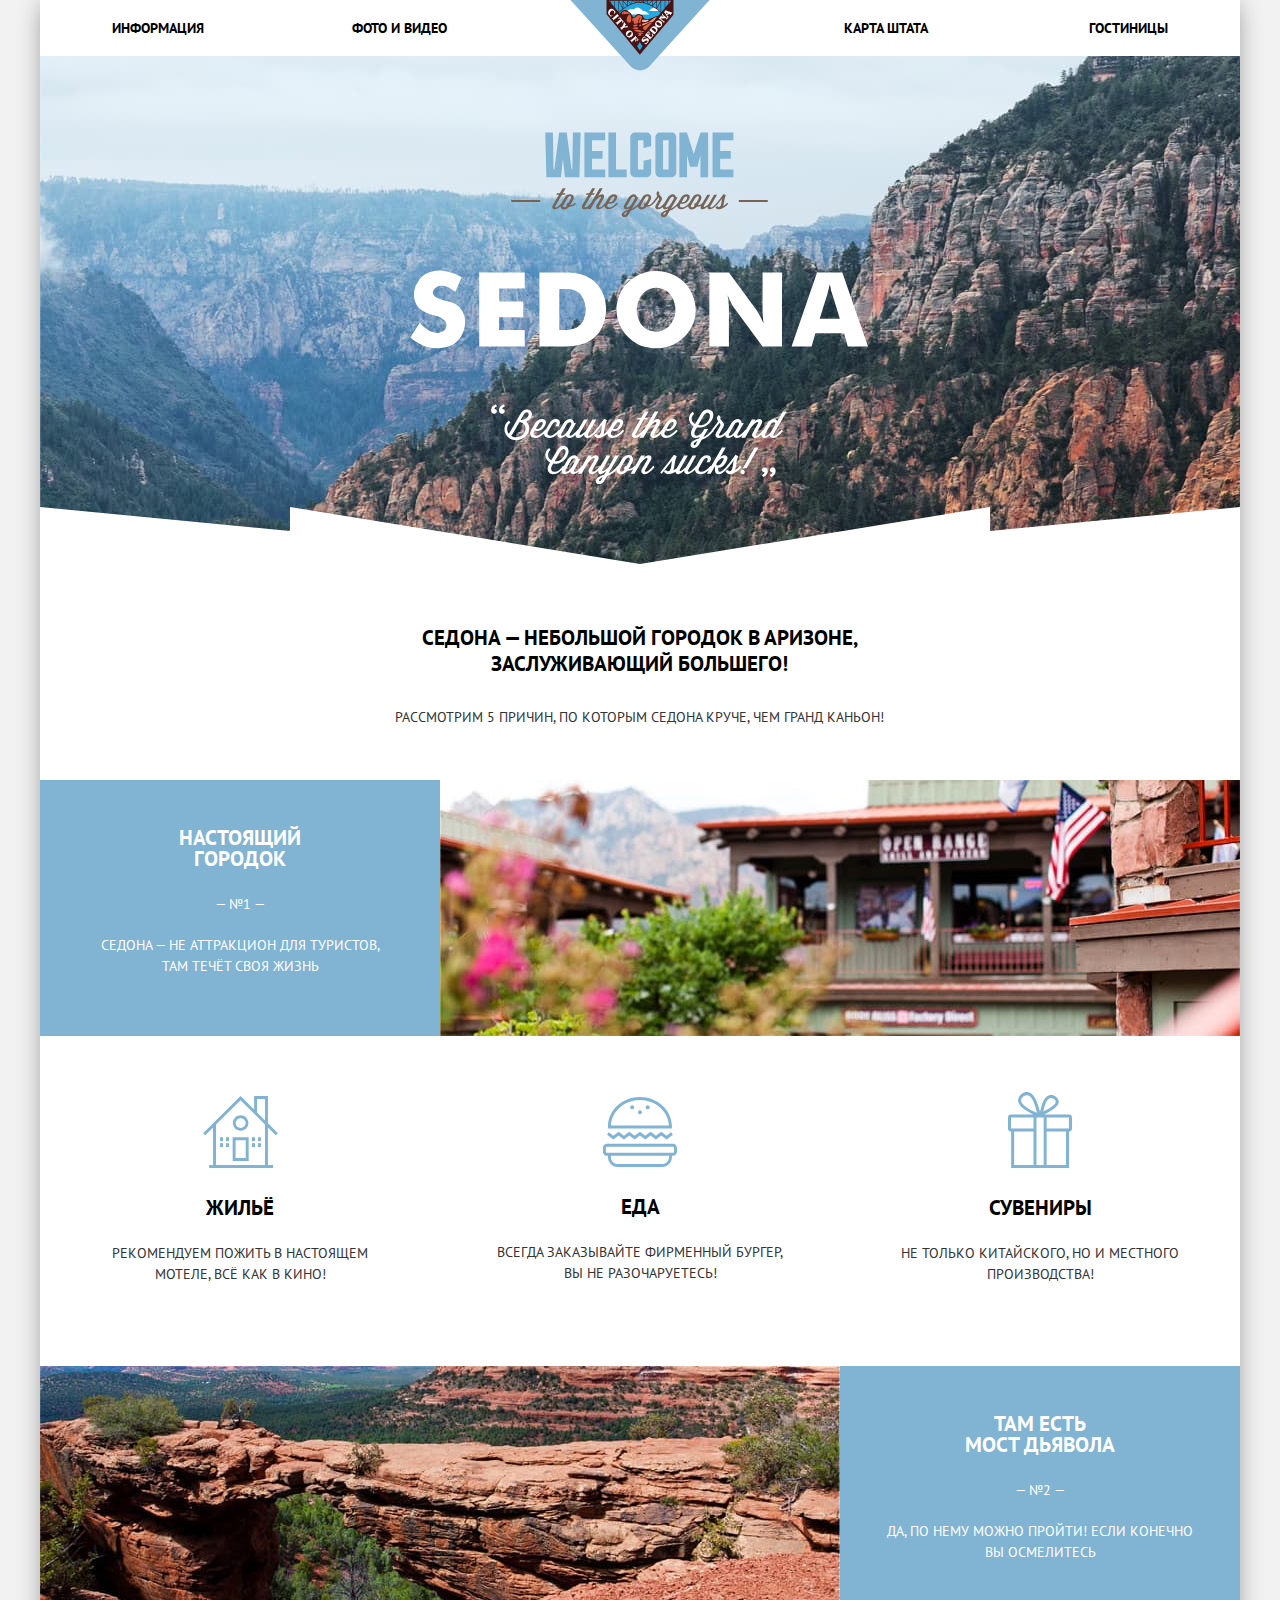
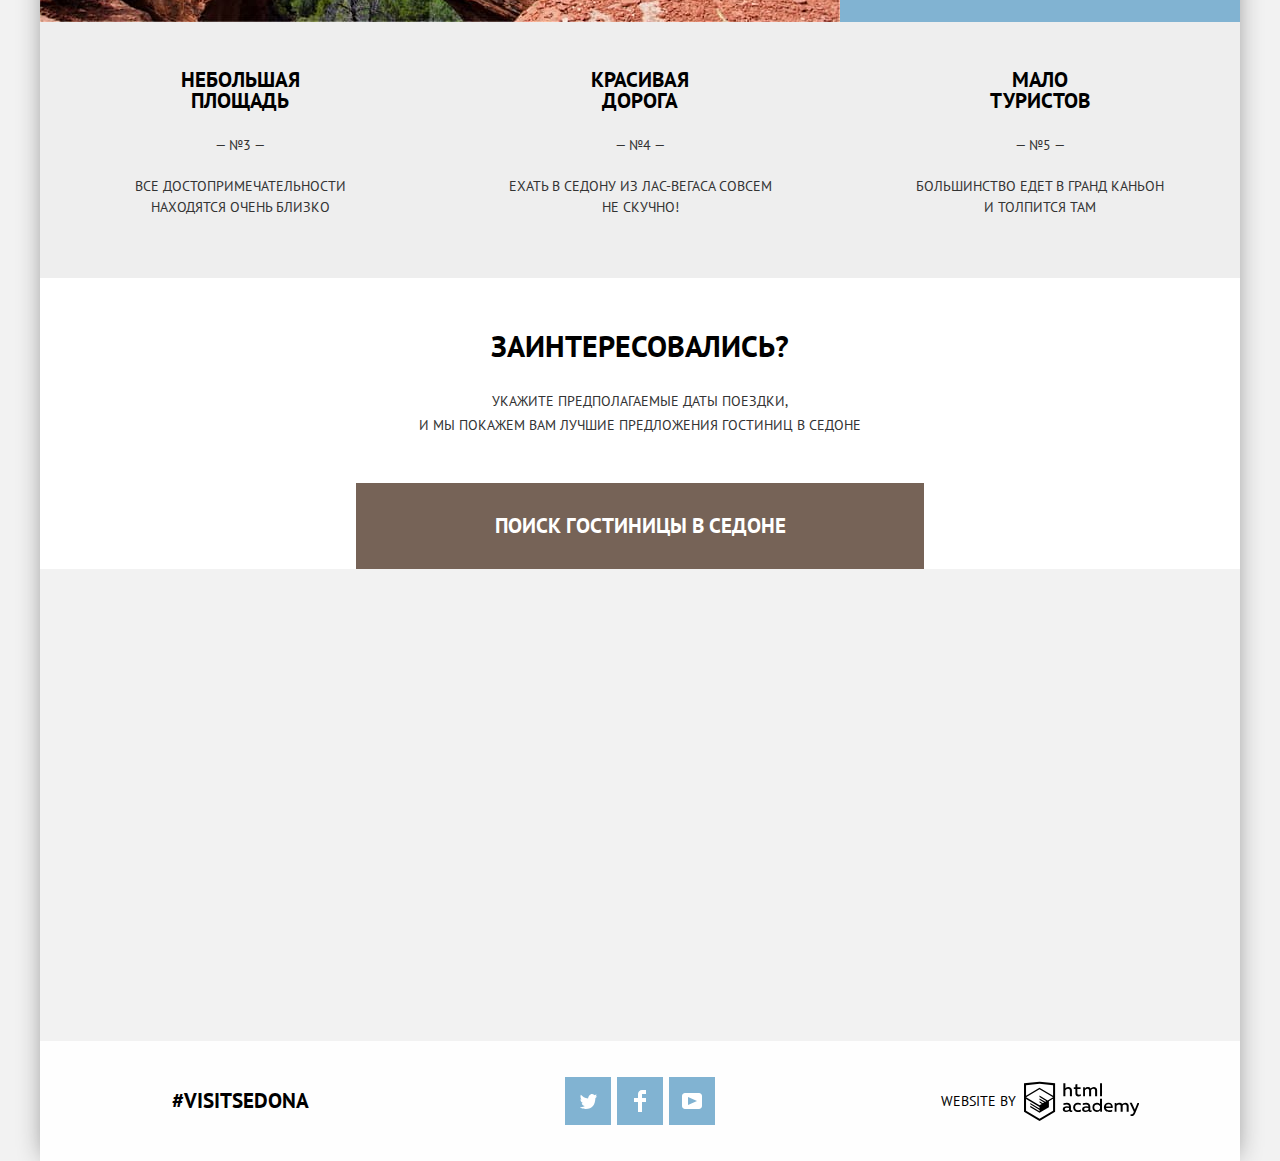
<file: index.html>
<!DOCTYPE html>
<html lang="ru">
  <head>
    <meta charset="utf-8">
    <title>HTML Academy: Седона</title>
	<link href="https://fonts.googleapis.com/css?family=PT+Sans:400,700&amp;subset=cyrillic" rel="stylesheet">
	<link href="css/normalize.css" rel="stylesheet">
	<link href="css/style.min.css" rel="stylesheet">
  </head>
  <body>
  	<div class="container">
    	<header class="main-header">
    		<nav class="main-navigation">
    			<a class="main-header-logo"><img src="img/logo.svg" width="140" height="72" alt="Логотип города Седона"></a>
    			<ul class="site-navigation">
    				<li class="navigation-item"><a href="info.html">Информация</a></li>
    				<li class="navigation-item"><a href="gallery.html">Фото и Видео</a></li>
    				<li class="navigation-item"><a href="map.html">Карта штата</a></li>
    				<li class="navigation-item"><a href="hotels.html">Гостиницы</a></li>
    			</ul>
    		</nav>
    	</header>
    	<main>
    		<h1 class="visually-hidden">Туристический городок Седона</h1>
    		<section class="welcome">
    			<div class="welcome-bg"></div>
    			<div class="text-block">
    				<p class="title">Седона — небольшой городок в Аризоне, заслуживающий большего!</p>
    				<p>Рассмотрим 5 причин, по которым Седона круче, чем гранд каньон!</p>
    			</div>
    		</section>

    		<div class="description">
    			<div class="description-text">
    				<p class="title">Настоящий городок</p>
    				<p>— №1 —</p>
    				<p>Седона — не аттракцион для туристов, там течёт своя жизнь</p>
    			</div>
    			<div class="description-city-img"></div>
    		</div>

    		<section class="beautification">
    			<h2 class="visually-hidden">Городское благоустройство</h2>
    			<ul class="beautification-list">
    				<li class="beautification-item-house">
    					<img src="img/house.svg" width="75" height="72" alt="Жильё">
    					<h3>Жильё</h3>
    					<p>Рекомендуем пожить в настоящем мотеле, всё как в кино!</p>
    				</li>
    				<li class="beautification-item-burger">
    					<img src="img/burger.svg" width="74" height="70" alt="Еда">
    					<h3>Еда</h3>
    					<p>Всегда заказывайте фирменный бургер, вы не разочаруетесь!</p>
    				</li>
    				<li class="beautification-item-souvenirs">
    					<img src="img/souvenirs.svg" width="64" height="76" alt="Сувениры">
    					<h3>Сувениры</h3>
    					<p>Не только китайского, но и местного производства!</p>
    				</li>
    			</ul>
    		</section>

    		<div class="description">
    			<div class="description-sight-img"></div>
    			<div class="description-text">
    				<p class="title">Там есть<br> Мост дьявола</p>
    				<p>— №2 —</p>
    				<p>Да, по нему можно пройти! Если конечно вы осмелитесь</p>
    			</div>
    		</div>

    		<section class="features">
    			<h2 class="visually-hidden">Преимущества</h2>
    			<ul class="features-list">
    				<li class="feature-item">
    					<h3>Небольшая площадь</h3>
    					<p>— №3 —</p>
    					<p>Все достопримечательности находятся очень близко</p>
    				</li>
    				<li class="feature-item">
    					<h3>Красивая дорога</h3>
    					<p>— №4 —</p>
    					<p>Ехать в Седону из Лас-Вегаса совсем не скучно!</p>
    				</li>
    				<li class="feature-item">
    					<h3>Мало туристов</h3>
    					<p>— №5 —</p>
    					<p>Большинство едет в гранд каньон и толпится там</p>
    				</li>
    			</ul>
    		</section>

    		<section class="booking">
    			<h2 class="visually-hidden">Поиск гостиницы в седоне</h2>
    			<p class="title">Заинтересовались?</p>
    			<p>Укажите предполагаемые даты поездки,<br> и мы покажем вам лучшие предложения гостиниц в седоне</p>
    			<div class="hotels-search">
    				<button class="hotels-search-toggler" type="button">Поиск гостиницы в седоне</button>
    					<div class="form-container">
    						<form class="booking-form" action="https://echo.htmlacademy.ru" method="post">
    							<div class="booking-item">
    								<label for="booking-date-arrival">Дата заезда:</label>
    								<input id="booking-date-arrival" type="text" name="arrival_date" value="24 Апреля 2017">
    								<button class="calendar-button" type="button" aria-label="Выбрать дату заезда">
    									<svg xmlns="http://www.w3.org/2000/svg" width="21" height="22" viewBox="0 0 21 22">
    											<path d="M19.251 2.025h-2.845V.648c0-.381-.294-.689-.656-.689-.363 0-.656.308-.656.689v1.377h-3.938V.648c0-.381-.294-.689-.655-.689-.363 0-.657.308-.657.689v1.377H5.906V.648c0-.381-.294-.689-.656-.689-.363 0-.657.308-.657.689v1.377H1.75C.784 2.025 0 2.847 0 3.862v16.302C0 21.179.784 22 1.75 22h17.501c.966 0 1.749-.821 1.749-1.836V3.862c0-1.015-.783-1.837-1.749-1.837zm.437 18.139a.448.448 0 0 1-.437.459H1.75a.45.45 0 0 1-.438-.459V3.862a.45.45 0 0 1 .438-.459h2.844v1.378c0 .381.294.689.657.689.362 0 .656-.308.656-.689V3.403h3.938v1.378c0 .381.294.689.657.689.361 0 .655-.308.655-.689V3.403h3.938v1.378c0 .381.293.689.656.689.362 0 .656-.308.656-.689V3.403h2.845c.241 0 .437.206.437.459v16.302z"/>
    											<path d="M4.594 8.225h2.625v2.066H4.594zM4.594 11.668h2.625v2.067H4.594zM4.594 15.112h2.625v2.066H4.594zM9.188 15.112h2.625v2.066H9.188zM9.188 11.668h2.625v2.067H9.188zM9.188 8.225h2.625v2.066H9.188zM13.781 15.112h2.625v2.066h-2.625zM13.781 11.668h2.625v2.067h-2.625zM13.781 8.225h2.625v2.066h-2.625z"/>
    										</svg>
    								</button>
    							</div>
    							<div class="booking-item">
    								<label for="booking-date-departure">Дата выезда:</label>
    									<input id="booking-date-departure" type="text" name="departure_date" value="4 Июля 2017">
    									<button class="calendar-button" type="button" aria-label="Выбрать дату выезда">
    										<svg xmlns="http://www.w3.org/2000/svg" width="21" height="22" viewBox="0 0 21 22">
    											<path d="M19.251 2.025h-2.845V.648c0-.381-.294-.689-.656-.689-.363 0-.656.308-.656.689v1.377h-3.938V.648c0-.381-.294-.689-.655-.689-.363 0-.657.308-.657.689v1.377H5.906V.648c0-.381-.294-.689-.656-.689-.363 0-.657.308-.657.689v1.377H1.75C.784 2.025 0 2.847 0 3.862v16.302C0 21.179.784 22 1.75 22h17.501c.966 0 1.749-.821 1.749-1.836V3.862c0-1.015-.783-1.837-1.749-1.837zm.437 18.139a.448.448 0 0 1-.437.459H1.75a.45.45 0 0 1-.438-.459V3.862a.45.45 0 0 1 .438-.459h2.844v1.378c0 .381.294.689.657.689.362 0 .656-.308.656-.689V3.403h3.938v1.378c0 .381.294.689.657.689.361 0 .655-.308.655-.689V3.403h3.938v1.378c0 .381.293.689.656.689.362 0 .656-.308.656-.689V3.403h2.845c.241 0 .437.206.437.459v16.302z"/>
    											<path d="M4.594 8.225h2.625v2.066H4.594zM4.594 11.668h2.625v2.067H4.594zM4.594 15.112h2.625v2.066H4.594zM9.188 15.112h2.625v2.066H9.188zM9.188 11.668h2.625v2.067H9.188zM9.188 8.225h2.625v2.066H9.188zM13.781 15.112h2.625v2.066h-2.625zM13.781 11.668h2.625v2.067h-2.625zM13.781 8.225h2.625v2.066h-2.625z"/>
    										</svg>
    									</button>
    							</div>
    							<div class="booking-counter-row">
    								<div class="booking-item">
    									<label for="adults">Взрослые:</label>
    									<div class="counter">
    									  <button class="counter-button counter-minus" type="button" aria-label="Убавить">
    										−
    									  </button>
    									  <input class="counter-value" type="text" name="adults" id="adults" value="2" pattern="[0-9]{1,2}">
    									  <button class="counter-button counter-plus" type="button" aria-label="Добавить">
    										+
    									  </button>
    									</div>
    								</div>
    								<div class="booking-item">
    									<label class="kids" for="kids">Дети:</label>
    									<div class="counter">
    									  <button class="counter-button counter-minus" type="button" aria-label="Убавить">
    										−
    									  </button>
    									  <input class="counter-value" type="text" name="kids" id="kids" value="0" pattern="[0-9]{1,2}">
    									  <button class="counter-button counter-plus" type="button" aria-label="Добавить">
    										+
    									  </button>
    									</div>
    								</div>
    							</div>
    						<button class="form-submit" type="submit">Найти</button>
    					</form>
    				</div>
    			</div>
    		</section>
    		<section class="map-section">
    		 	 <iframe src="https://www.google.com/maps/embed?pb=!1m18!1m12!1m3!1d839221.2953417599!2d-112.28815036634549!3d34.75034820290178!2m3!1f0!2f0!3f0!3m2!1i1024!2i768!4f13.1!3m3!1m2!1s0x872da132f942b00d%3A0x5548c523fa6c8efd!2z0KHQtdC00L7QvdCwLCDQkNGA0LjQt9C-0L3QsCA4NjMzNiwg0KHQqNCQ!5e0!3m2!1sru!2spl!4v1550949396796" width="600" height="586" style="border:0" allowfullscreen></iframe>
    		</section>
    	</main>
    	<footer class="main-footer">
    		<div class="footer-item footer-hashtag">
    			<p>#VISITSEDONA</p>
    		</div>
    		<div class="footer-item footer-social">
    			<ul class="footer-social-list">
    				<li class="social-item">
    					<a class="social-button social-button-twitter" href="#"><span class="visually-hidden">Седона в Твиттере</span></a>
    				</li>
    				<li class="social-item">
    					<a class="social-button social-button-facebook" href="#"><span class="visually-hidden">Седона на Фейсбуке</span></a>
    				</li>
    				<li class="social-item">
    					<a class="social-button social-button-youtube" href="#"><span class="visually-hidden">Седона на Ютубе</span></a>
    				</li>
    			</ul>
    		</div>
    		<div class="footer-item footer-copyright">
    			<span class="websiteby">website by</span>
    			<a class="htmlacademy-logo" href="https://htmlacademy.ru/intensive/htmlcss">
    				<span class="visually-hidden">Сделано в HTML Academy</span>
    				<svg xmlns="http://www.w3.org/2000/svg" data-name="Layer 1" viewBox="0 0 113 39" width="115" height="41">
    					<path d="M46.84 28.22a2.07 2.07 0 0 0 .58-.11v1.4a3.41 3.41 0 0 1-1.24.22 1.75 1.75 0 0 1-1.75-1 5.08 5.08 0 0 1-3.3 1.13c-1.59 0-3.06-.87-3.06-2.68 0-2.24 2.08-2.93 3.9-2.93a11.63 11.63 0 0 1 2.28.26v-.31c0-1.09-.8-1.86-2.3-1.86a7.79 7.79 0 0 0-3.15.67v-1.79a10.72 10.72 0 0 1 3.35-.58c2.48 0 4 1.18 4 3.83v3.14a.57.57 0 0 0 .69.61zm-6.76-1.19a1.42 1.42 0 0 0 1.64 1.29 3.56 3.56 0 0 0 2.53-1v-1.51a10.21 10.21 0 0 0-1.9-.22c-1.1.01-2.27.35-2.27 1.45zM53.06 20.62a5.29 5.29 0 0 1 2.7.67v1.79a4.28 4.28 0 0 0-2.42-.73 2.89 2.89 0 1 0 0 5.76 5.26 5.26 0 0 0 2.55-.67v1.8a6.58 6.58 0 0 1-2.9.6 4.42 4.42 0 0 1-4.72-4.54 4.54 4.54 0 0 1 4.79-4.68zM65.84 28.22a2.07 2.07 0 0 0 .58-.11v1.4a3.41 3.41 0 0 1-1.24.22 1.75 1.75 0 0 1-1.75-1 5.08 5.08 0 0 1-3.3 1.13c-1.59 0-3.06-.87-3.06-2.68 0-2.24 2.08-2.93 3.9-2.93a11.63 11.63 0 0 1 2.28.26v-.31c0-1.09-.8-1.86-2.3-1.86a7.79 7.79 0 0 0-3.15.67v-1.79a10.72 10.72 0 0 1 3.35-.58c2.48 0 4 1.18 4 3.83v3.14a.57.57 0 0 0 .69.61zm-6.76-1.19a1.42 1.42 0 0 0 1.64 1.29 3.56 3.56 0 0 0 2.53-1v-1.51a10.21 10.21 0 0 0-1.9-.22c-1.11.01-2.27.35-2.27 1.45zM76.67 16.85v12.76h-1.76v-1.39a4.07 4.07 0 0 1-3.35 1.62 4.62 4.62 0 0 1 0-9.22 4 4 0 0 1 3.15 1.37v-5.14h2zm-4.76 5.48a2.9 2.9 0 0 0 0 5.8 3 3 0 0 0 2.79-1.84v-2.13a3.06 3.06 0 0 0-2.79-1.83zM82.99 20.62c3.48 0 4.68 2.81 4.12 5.34h-6.58c.22 1.57 1.75 2.22 3.35 2.22a6.41 6.41 0 0 0 2.77-.62v1.68a7.5 7.5 0 0 1-3.14.6c-2.68 0-5-1.53-5-4.61a4.39 4.39 0 0 1 4.48-4.61zm.09 1.62a2.39 2.39 0 0 0-2.57 2.26h4.85a2.06 2.06 0 0 0-2.28-2.26zM89.1 29.61v-8.75h1.73v1.09a4 4 0 0 1 2.92-1.33 3 3 0 0 1 2.73 1.4 4.33 4.33 0 0 1 3.06-1.4 3.21 3.21 0 0 1 3.32 3.52v5.47h-2V24.2a1.67 1.67 0 0 0-1.73-1.84 2.94 2.94 0 0 0-2.17 1.18V29.61h-2V24.2a1.67 1.67 0 0 0-1.73-1.84 3.11 3.11 0 0 0-2.32 1.35v5.91h-2zM111.47 20.86h2l-4.1 9.93c-.95 2.28-2.19 3-3.52 3a5 5 0 0 1-1.15-.15v-1.66a3 3 0 0 0 .89.13c.95 0 1.66-.67 2.17-2l.18-.44-4.16-8.82h2.13l3 6.6zM40.66 1.53v5a4 4 0 0 1 2.83-1.2A3.41 3.41 0 0 1 47.1 8.9v5.41h-2V9.15a1.9 1.9 0 0 0-2-2.1 3.08 3.08 0 0 0-2.44 1.46v5.8h-2V1.53h2zM52.43 2.42v3.12h3.17v1.71h-3.17v4c0 1.15.53 1.53 1.66 1.53a4.71 4.71 0 0 0 1.77-.35v1.68a7.14 7.14 0 0 1-2.35.38 2.68 2.68 0 0 1-3-2.88V7.23h-1.6V5.52h1.57V2.88zM58.1 14.29V5.54h1.73v1.09a4 4 0 0 1 2.92-1.33 3 3 0 0 1 2.73 1.4 4.33 4.33 0 0 1 3.06-1.4 3.21 3.21 0 0 1 3.32 3.52v5.47h-2V8.88a1.67 1.67 0 0 0-1.73-1.84 2.94 2.94 0 0 0-2.17 1.18V14.29h-2V8.88a1.67 1.67 0 0 0-1.73-1.84 3.11 3.11 0 0 0-2.32 1.35v5.91h-2zM74.72 1.52h1.95v12.76h-1.95zM15.44.02h-.16L0 1.62v28l15.28 9.09 15.28-9.09v-28zm13.12 28.45l-13.28 7.9L2 28.47V16.99l13.22 7.87v1.43l-9.07-5.4v1.38l9.11 5.47v1.46l-9.1-5.42v1.38l9.11 5.47 9.19-5.5V19.22l4.1-2.45v11.67zm0-13.16l-3.65 2.14-1.68 1-8-4.76v1.38l6.84 4.07h-.06l-.15.09-1 .57-5.64-3.36v1.38l4.45 2.65-1.05.7-3.36-2v1.38l2.21 1.3-2.25 1.35-13.16-7.82 13.17-7.92zm0-1.39L15.21 6.05l-13.2 7.86V3.41l13.28-1.39 13.28 1.39v10.51z"/>
    				</svg>
    			</a>
    		</div>
    	</footer>
  	</div>
    <script src="js/script.min.js"></script>
  </body>
</html>
</file>
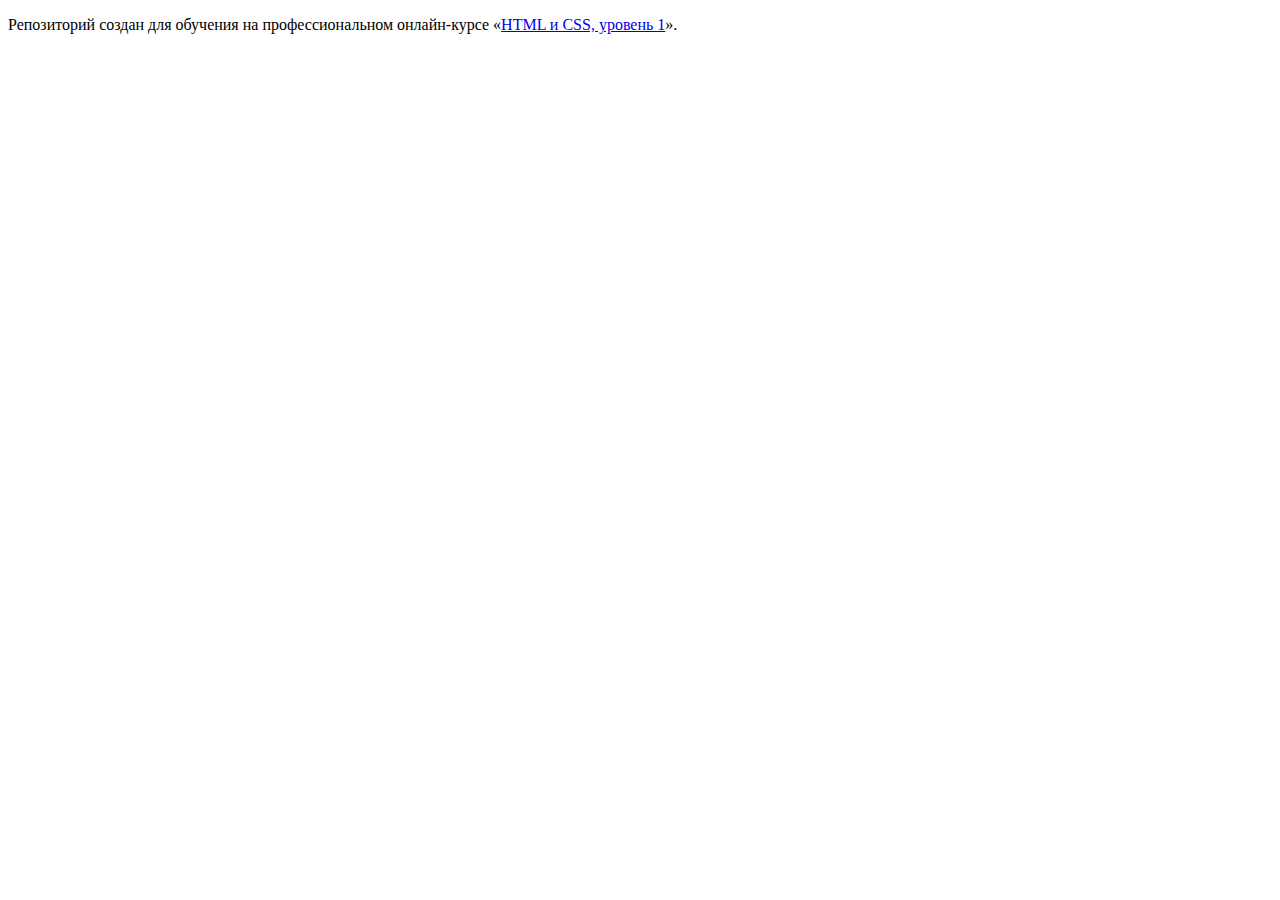
<file: master/index.html>
<!DOCTYPE html>
<html lang="ru">
  <head>
    <meta charset="utf-8">
    <title>HTML Academy: Седона</title>
    <base href="https://htmlacademy-htmlcss.github.io/27679-sedona-24/master/">
</head>
  <body>

    <p>Репозиторий создан для обучения на профессиональном онлайн‑курсе «<a href="https://htmlacademy.ru/intensive/htmlcss">HTML и CSS, уровень 1</a>».</p>

  </body>
</html>
</file>
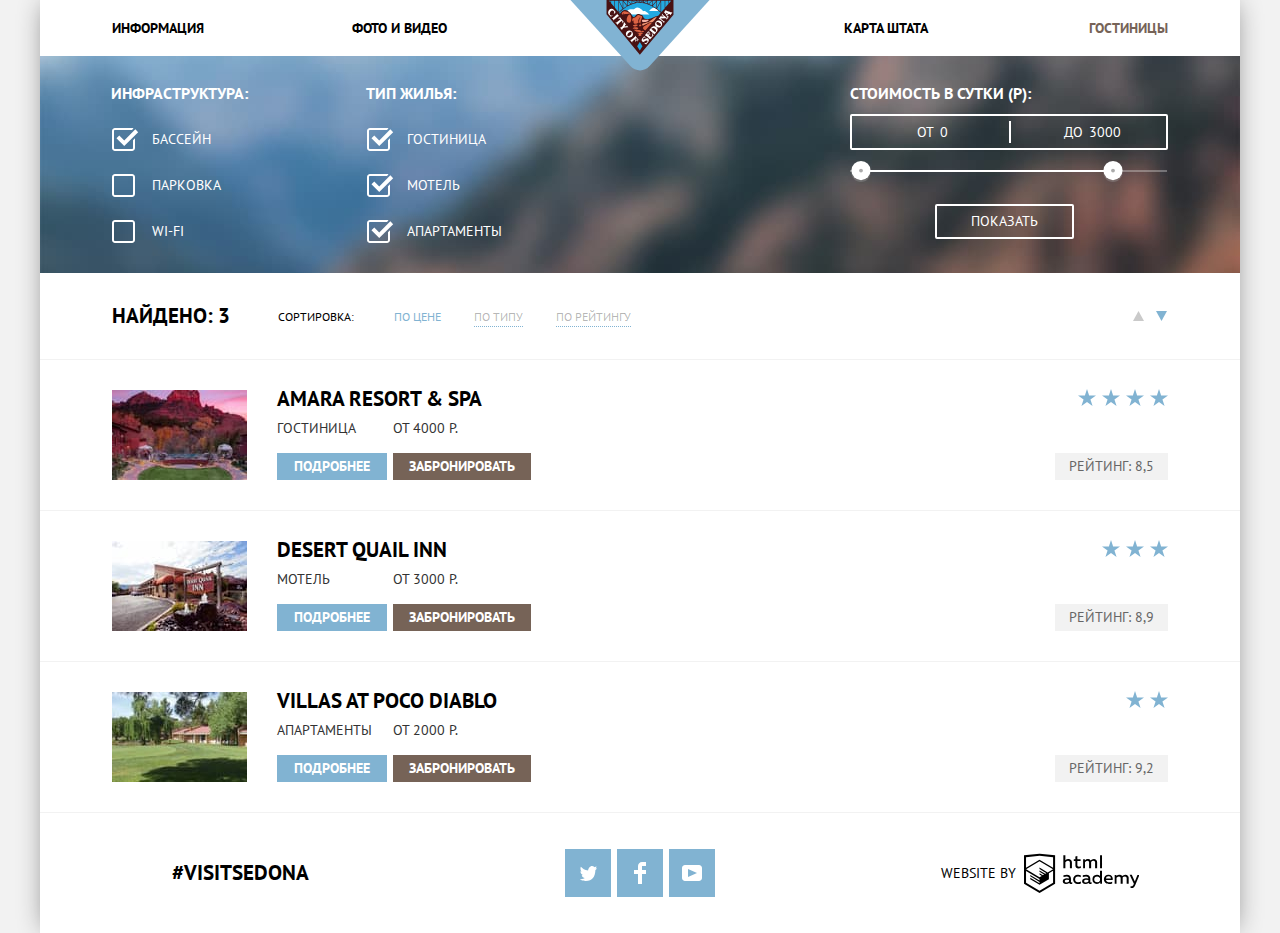
<file: hotels.html>
<!DOCTYPE html>
<html lang="ru">
  <head>
    <meta charset="utf-8">
    <title>HTML Academy: Седона</title>
	<link href="https://fonts.googleapis.com/css?family=PT+Sans:400,700&amp;subset=cyrillic" rel="stylesheet">
	<link href="css/normalize.css" rel="stylesheet">
	<link href="css/style.css" rel="stylesheet">
  </head>
  <body>
  	<div class="container">
    	<header class="main-header">
    		<nav class="main-navigation">
    			<a class="main-header-logo" href="index.html"><img src="img/logo.svg" width="140" height="72" alt="Логотип города Седона"></a>
    			<ul class="site-navigation">
    				<li class="navigation-item"><a href="info.html">Информация</a></li>
    				<li class="navigation-item"><a href="gallery.html">Фото и Видео</a></li>
    				<li class="navigation-item"><a href="map.html">Карта штата</a></li>
    				<li class="navigation-item">Гостиницы</li>
    			</ul>
    		</nav>
    	</header>
    	<main>
    	<section class="filter">
    		<form class="filter-form" action="https://echo.htmlacademy.ru" method="post">
    			<div class="filter-list">
    				<p class="filter-title">Инфраструктура:</p>
    				<ul>
    					<li class="filter-item">
    						<label>
    						Бассейн
    						<input class="check-input" type="checkbox" name="pool" checked>
    						<span class="check-box"></span>
    						</label>
    					</li>
    					<li class="filter-item">
    						<label>
    						Парковка
    						<input class="check-input" type="checkbox" name="parking">
    						<span class="check-box"></span>
    						</label>
    					</li>
    					<li class="filter-item">
    						<label>
    						Wi-Fi
    						<input class="check-input" type="checkbox" name="wi-fi">
    						<span class="check-box"></span>
    						</label>
    					</li>
    				</ul>
    			</div>
    			<div class="filter-list">
    				<p class="filter-title">Тип жилья:</p>
    				<ul>
    					<li class="filter-item">
    						<label>
    						Гостиница
    						<input class="check-input" type="checkbox" name="hotel" checked>
    						<span class="check-box"></span>
    						</label>
    					</li>
    					<li class="filter-item">
    						<label>
    						Мотель
    						<input class="check-input" type="checkbox" name="motel" checked>
    						<span class="check-box"></span>
    						</label>
    					</li>
    					<li class="filter-item">
    						<label>
    						Апартаменты
    						<input class="check-input" type="checkbox" name="apartment" checked>
    						<span class="check-box"></span>
    						</label>
    					</li>
    				</ul>
    			</div>
    			<div class="filter-price">
    				<p class="filter-title">Стоимость в сутки (Р):</p>
    				<div class="filter-price-range">
              <label class="label-price-min" for="price-min">От</label>
    					<input class="price-value-min" id="price-min" name="price-min" type="text" value="0" readonly>
              <label class="label-price-max" for="price-max">До</label>
    					<input class="price-value-max" id="price-max" name="price-max" type="text" value="3000" readonly>
    				</div>
    				<div class="slider-range">
    					<div class="diapason"></div>
    					<div class="current-range"></div>
    					<div class="range-point"></div>
    					<div class="range-point"></div>
    				</div>
    				<button class="filter-submit" type="submit">Показать</button>
    			</div>
    		</form>
    		<div class="filter-sorting">
    			<span class="sorting-sum">Найдено: 3</span>
    			<div class="sorting-options">
    				<p>Сортировка:</p>
    				<a class="option-active">По цене</a>
    				<a class="option" href="#">По типу</a>
    				<a class="option" href="#">По рейтингу</a>
    			</div>
    			<div class="sorting-icons">
    				<a class="icon-up" href="#" aria-label="По убыванию">
    					<svg xmlns="http://www.w3.org/2000/svg" width="11" height="10" viewBox="0 0 11 10">
    						<path d="M5.5 0L0 10h11z"/>
    					</svg>
    				</a>
    				<a class="icon-down icon-active" aria-label="По возрастанию">
    					<svg xmlns="http://www.w3.org/2000/svg" width="11" height="10" viewBox="0 0 11 10">
    						<path d="M5.5 10L0 0h11"/>
    					</svg>
    				</a>
    			</div>
    		</div>
    	</section>
    	<h1 class="visually-hidden">Поиск отелей в Седоне</h1>
    	<section class="hotels">
    		<h2 class="visually-hidden">Список отелей</h2>
    		<ol class="hotels-list">
    			<li class="hotel-item">
    				<article class="hotel">
    					<div class="hotel-img"><img class="hotel-preview" src="img/hotels/amara.jpg" width="135" height="90" alt="Amara Resort & Spa"></div>
    					<div class="hotel-info">
    						<h3><a class="hotel-name" href="#">Amara Resort & Spa</a></h3>
    						<div class="row">
    							<p class="type">Гостиница</p>
    							<p class="price">от 4000 р.</p>
    						</div>
    						<div class="row">
    							<a class="button hotels-button-detail" href="#">Подробнее</a>
    							<a class="button hotels-button-booking" href="#">Забронировать</a>
    						</div>
    					</div>
    					<div class="hotel-rating">
    						<div class="stars">
    							<img class="rating-stars" src="img/hotels/star.svg" width="18" height="17" alt="Рейтинг">
    							<img class="rating-stars" src="img/hotels/star.svg" width="18" height="17" alt="Рейтинг">
    							<img class="rating-stars" src="img/hotels/star.svg" width="18" height="17" alt="Рейтинг">
    							<img class="rating-stars" src="img/hotels/star.svg" width="18" height="17" alt="Рейтинг">
    						</div>
    						<p class="rating-value">Рейтинг: 8,5</p>
    					</div>
    				</article>
    			</li>
    			<li class="hotel-item">
    				<article class="hotel">
    					<div class="hotel-img"><img class="hotel-preview" src="img/hotels/desert.jpg" width="135" height="90" alt="Desert Quail Inn"></div>
    					<div class="hotel-info">
    						<h3><a class="hotel-name" href="#">Desert Quail Inn</a></h3>
    						<div class="row">
    							<p class="type">Мотель</p>
    							<p class="price">от 3000 р.</p>
    						</div>
    						<div class="row">
    							<a class="button hotels-button-detail" href="#">Подробнее</a>
    							<a class="button hotels-button-booking" href="#">Забронировать</a>
    						</div>
    					</div>
    					<div class="hotel-rating">
    						<div class="stars">
    							<img class="rating-stars" src="img/hotels/star.svg" width="18" height="17" alt="Рейтинг">
    							<img class="rating-stars" src="img/hotels/star.svg" width="18" height="17" alt="Рейтинг">
    							<img class="rating-stars" src="img/hotels/star.svg" width="18" height="17" alt="Рейтинг">
    						</div>
    						<p class="rating-value">Рейтинг: 8,9</p>
    					</div>
    				</article>
    			</li>
    			<li class="hotel-item">
    				<article class="hotel">
    					<div class="hotel-img"><img class="hotel-preview" src="img/hotels/villas.jpg" width="135" height="90" alt="Villas at Poco Diablo"></div>
    					<div class="hotel-info">
    						<h3><a class="hotel-name" href="#">Villas at Poco Diablo</a></h3>
    							<div class="row">
    								<p class="type">Апартаменты</p>
    								<p class="price">от 2000 р.</p>
    							</div>
    							<div class="row">
    								<a class="button hotels-button-detail" href="#">Подробнее</a>
    								<a class="button hotels-button-booking" href="#">Забронировать</a>
    							</div>
    					</div>
    					<div class="hotel-rating">
    						<div class="stars">
    							<img class="rating-stars" src="img/hotels/star.svg" width="18" height="17" alt="Рейтинг">
    							<img class="rating-stars" src="img/hotels/star.svg" width="18" height="17" alt="Рейтинг">
    						</div>
    						<p class="rating-value">Рейтинг: 9,2</p>
    					</div>
    				</article>
    			</li>
    		</ol>
    	</section>
    	</main>
    	<footer class="main-footer footer-hotels">
    		<div class="footer-item footer-hashtag">
    			<p>#VISITSEDONA</p>
    		</div>
    		<div class="footer-item footer-social">
    			<ul class="footer-social-list">
    				<li class="social-item">
    					<a class="social-button social-button-twitter" href="#"><span class="visually-hidden">Седона в Твиттере</span></a>
    				</li>
    				<li class="social-item">
    					<a class="social-button social-button-facebook" href="#"><span class="visually-hidden">Седона на Фейсбуке</span></a>
    				</li>
    				<li class="social-item">
    					<a class="social-button social-button-youtube" href="#"><span class="visually-hidden">Седона на Ютубе</span></a>
    				</li>
    			</ul>
    		</div>
    		<div class="footer-item footer-copyright">
    			<span class="websiteby">website by</span>
    			<a class="htmlacademy-logo" href="https://htmlacademy.ru/intensive/htmlcss">
    				<span class="visually-hidden">Сделано в HTML Academy</span>
    				<svg xmlns="http://www.w3.org/2000/svg" data-name="Layer 1" viewBox="0 0 113 39" width="115" height="41">
    					<path d="M46.84 28.22a2.07 2.07 0 0 0 .58-.11v1.4a3.41 3.41 0 0 1-1.24.22 1.75 1.75 0 0 1-1.75-1 5.08 5.08 0 0 1-3.3 1.13c-1.59 0-3.06-.87-3.06-2.68 0-2.24 2.08-2.93 3.9-2.93a11.63 11.63 0 0 1 2.28.26v-.31c0-1.09-.8-1.86-2.3-1.86a7.79 7.79 0 0 0-3.15.67v-1.79a10.72 10.72 0 0 1 3.35-.58c2.48 0 4 1.18 4 3.83v3.14a.57.57 0 0 0 .69.61zm-6.76-1.19a1.42 1.42 0 0 0 1.64 1.29 3.56 3.56 0 0 0 2.53-1v-1.51a10.21 10.21 0 0 0-1.9-.22c-1.1.01-2.27.35-2.27 1.45zM53.06 20.62a5.29 5.29 0 0 1 2.7.67v1.79a4.28 4.28 0 0 0-2.42-.73 2.89 2.89 0 1 0 0 5.76 5.26 5.26 0 0 0 2.55-.67v1.8a6.58 6.58 0 0 1-2.9.6 4.42 4.42 0 0 1-4.72-4.54 4.54 4.54 0 0 1 4.79-4.68zM65.84 28.22a2.07 2.07 0 0 0 .58-.11v1.4a3.41 3.41 0 0 1-1.24.22 1.75 1.75 0 0 1-1.75-1 5.08 5.08 0 0 1-3.3 1.13c-1.59 0-3.06-.87-3.06-2.68 0-2.24 2.08-2.93 3.9-2.93a11.63 11.63 0 0 1 2.28.26v-.31c0-1.09-.8-1.86-2.3-1.86a7.79 7.79 0 0 0-3.15.67v-1.79a10.72 10.72 0 0 1 3.35-.58c2.48 0 4 1.18 4 3.83v3.14a.57.57 0 0 0 .69.61zm-6.76-1.19a1.42 1.42 0 0 0 1.64 1.29 3.56 3.56 0 0 0 2.53-1v-1.51a10.21 10.21 0 0 0-1.9-.22c-1.11.01-2.27.35-2.27 1.45zM76.67 16.85v12.76h-1.76v-1.39a4.07 4.07 0 0 1-3.35 1.62 4.62 4.62 0 0 1 0-9.22 4 4 0 0 1 3.15 1.37v-5.14h2zm-4.76 5.48a2.9 2.9 0 0 0 0 5.8 3 3 0 0 0 2.79-1.84v-2.13a3.06 3.06 0 0 0-2.79-1.83zM82.99 20.62c3.48 0 4.68 2.81 4.12 5.34h-6.58c.22 1.57 1.75 2.22 3.35 2.22a6.41 6.41 0 0 0 2.77-.62v1.68a7.5 7.5 0 0 1-3.14.6c-2.68 0-5-1.53-5-4.61a4.39 4.39 0 0 1 4.48-4.61zm.09 1.62a2.39 2.39 0 0 0-2.57 2.26h4.85a2.06 2.06 0 0 0-2.28-2.26zM89.1 29.61v-8.75h1.73v1.09a4 4 0 0 1 2.92-1.33 3 3 0 0 1 2.73 1.4 4.33 4.33 0 0 1 3.06-1.4 3.21 3.21 0 0 1 3.32 3.52v5.47h-2V24.2a1.67 1.67 0 0 0-1.73-1.84 2.94 2.94 0 0 0-2.17 1.18V29.61h-2V24.2a1.67 1.67 0 0 0-1.73-1.84 3.11 3.11 0 0 0-2.32 1.35v5.91h-2zM111.47 20.86h2l-4.1 9.93c-.95 2.28-2.19 3-3.52 3a5 5 0 0 1-1.15-.15v-1.66a3 3 0 0 0 .89.13c.95 0 1.66-.67 2.17-2l.18-.44-4.16-8.82h2.13l3 6.6zM40.66 1.53v5a4 4 0 0 1 2.83-1.2A3.41 3.41 0 0 1 47.1 8.9v5.41h-2V9.15a1.9 1.9 0 0 0-2-2.1 3.08 3.08 0 0 0-2.44 1.46v5.8h-2V1.53h2zM52.43 2.42v3.12h3.17v1.71h-3.17v4c0 1.15.53 1.53 1.66 1.53a4.71 4.71 0 0 0 1.77-.35v1.68a7.14 7.14 0 0 1-2.35.38 2.68 2.68 0 0 1-3-2.88V7.23h-1.6V5.52h1.57V2.88zM58.1 14.29V5.54h1.73v1.09a4 4 0 0 1 2.92-1.33 3 3 0 0 1 2.73 1.4 4.33 4.33 0 0 1 3.06-1.4 3.21 3.21 0 0 1 3.32 3.52v5.47h-2V8.88a1.67 1.67 0 0 0-1.73-1.84 2.94 2.94 0 0 0-2.17 1.18V14.29h-2V8.88a1.67 1.67 0 0 0-1.73-1.84 3.11 3.11 0 0 0-2.32 1.35v5.91h-2zM74.72 1.52h1.95v12.76h-1.95zM15.44.02h-.16L0 1.62v28l15.28 9.09 15.28-9.09v-28zm13.12 28.45l-13.28 7.9L2 28.47V16.99l13.22 7.87v1.43l-9.07-5.4v1.38l9.11 5.47v1.46l-9.1-5.42v1.38l9.11 5.47 9.19-5.5V19.22l4.1-2.45v11.67zm0-13.16l-3.65 2.14-1.68 1-8-4.76v1.38l6.84 4.07h-.06l-.15.09-1 .57-5.64-3.36v1.38l4.45 2.65-1.05.7-3.36-2v1.38l2.21 1.3-2.25 1.35-13.16-7.82 13.17-7.92zm0-1.39L15.21 6.05l-13.2 7.86V3.41l13.28-1.39 13.28 1.39v10.51z"/>
    				</svg>
    			</a>
    		</div>
    	</footer>
  	</div>
  </body>
</html>
</file>
<file: css/style.css>
html {
  -webkit-box-sizing: border-box;
          box-sizing: border-box;
}
*, *:before, *:after {
  -webkit-box-sizing: inherit;
          box-sizing: inherit;
}

body {
	margin: 0;
	padding: 0;
	font-family: "PT Sans", Arial, sans-serif;
	font-size: 14px;
	line-height: 21px;
	font-weight: 400;
	color: rgb(0, 0, 0);
	text-transform: uppercase;
	background-color: rgb(242, 242, 242);
}

a {
	text-decoration: none;
}

.visually-hidden:not(:focus):not(:active) {
	position: absolute;
	width: 1px;
	height: 1px;
	margin: -1px;
	border: 0;
	padding: 0;
	white-space: nowrap;
	-webkit-clip-path: inset(100%);
	        clip-path: inset(100%);
	clip: rect(0 0 0 0);
	overflow: hidden;
}

.container {
	width: 1200px;
	margin: auto;
	-webkit-box-shadow: 0 0 25px -5px grey;
	        box-shadow: 0 0 25px -5px grey;
}

/* Стили Header и Навигации */

.main-header {
	background-color: rgb(255, 255, 255);
}

.main-navigation {
	display: -webkit-box;
	display: -ms-flexbox;
	display: flex;
	-webkit-box-orient: vertical;
	-webkit-box-direction: normal;
	    -ms-flex-direction: column;
	        flex-direction: column;
	-webkit-box-pack: justify;
	    -ms-flex-pack: justify;
	        justify-content: space-between;
	padding: 0 72px;
	position: relative;
}

.main-header-logo {
	position: absolute;
	left: 530px;
	top: -1px;
	width: 140px;
	height: 71px;
}

.site-navigation {
	display: -webkit-box;
	display: -ms-flexbox;
	display: flex;
	font-weight: 700;
	line-height: 26px;
	margin: 0;
	padding: 0;
	color: rgb(118, 99, 87);
	list-style: none;
}

.navigation-item {
	width: 240px;
	padding: 15px 0;
}

.navigation-item:nth-of-type(2),
.navigation-item:nth-of-type(3) {
	-webkit-box-flex: 1;
	    -ms-flex-positive: 1;
	        flex-grow: 1;
}

.navigation-item:nth-of-type(3),
.navigation-item:nth-of-type(4) {
	text-align: right;
}

.navigation-item a {
	color: rgb(0, 0, 0);
}

.navigation-item a:hover,
.navigation-item a:focus {
	color: rgb(129, 179, 210);
}

.navigation-item a:active {
	color: rgba(0, 0, 0, 0.3);
}

/* Главные блоки */

.welcome .welcome-bg {
	width: 1200px;
	height: 508px;
	background-image: url("../img/polygon.svg"), url("../img/welcome.svg"), url("../img/background.jpg");
	background-position: 0px 450px, 370px 76px, center -56px;
	background-size: 1200px 59px, 459px 353px, 100%;
	background-repeat: no-repeat;
	background-color: rgb(100, 120, 136);
}

.welcome .text-block {
	padding-top: 61px;
	padding-bottom: 50px;
  padding-left: 355px;
  padding-right: 356px;
	background-color: rgb(255, 255, 255);
}

.welcome p {
	line-height: 26px;
	text-align: center;
	color: rgb(51, 51, 51);
	margin: 0px;
}

.welcome .title {
	font-size: 21px;
	font-weight: 700;
	color: rgb(0, 0, 0);
	margin-bottom: 27px;
}

.description {
	display: -webkit-box;
	display: -ms-flexbox;
	display: flex;
}

.description-text {
	width: 400px;
	padding: 47px;
	background-color: rgb(129, 179, 210);
	color: rgb(255, 255, 255);
}

.description-text p {
	text-align: center;
	margin: 0;
	margin-bottom: 20px;
}

.description-text p:last-child {
	margin: 0;
}

.description-text .title {
	font-size: 21px;
	font-weight: 700;
	margin-bottom: 25px;
  width: 200px;
  margin-left: auto;
  margin-right: auto;
}

.description-city-img {
	width: 800px;
	height: 256px;
	background-image: url(../img/city.jpg);
	background-repeat: no-repeat;
	background-color: rgb(157, 120, 90);
	-ms-flex-item-align: center;
	    -ms-grid-row-align: center;
	    align-self: center;
}

.description-sight-img {
	width: 800px;
	height: 256px;
	background-image: url(../img/sight.jpg);
	background-repeat: no-repeat;
	background-color: rgb(129, 82, 58);
	-ms-flex-item-align: center;
	    -ms-grid-row-align: center;
	    align-self: center;
}

.beautification {
	background-color: rgb(255, 255, 255);
}

.beautification-list {
	display: -webkit-box;
	display: -ms-flexbox;
	display: flex;
	-ms-flex-wrap: wrap;
	    flex-wrap: wrap;
	list-style: none;
	text-align: center;
	padding: 0;
	margin: 0;
}

.beautification-item-house {
	width: 400px;
	padding: 0 70px;
	padding-top: 60px;
	padding-bottom: 81px;
}

.beautification-item-burger {
	width: 400px;
	padding: 0 55px;
	padding-top: 61px;
	padding-bottom: 81px;
}

.beautification-item-souvenirs {
	width: 400px;
	padding: 0 60px;
	padding-top: 56px;
	padding-bottom: 81px;
}

.beautification-list h3 {
	font-size: 21px;
	font-weight: 700;
	color: rgb(0, 0, 0);
	margin: 0;
	margin-bottom: 25px;
	margin-top: 23px;
}

.beautification-list p {
	margin: 0;
	color: rgb(51, 51, 51);

}

.features {
	background-color: rgb(238, 238, 238);
}

.features-list {
	display: -webkit-box;
	display: -ms-flexbox;
	display: flex;
	-ms-flex-wrap: wrap;
	    flex-wrap: wrap;
	list-style: none;
	text-align: center;
	padding: 0;
	margin: 0;
}

.feature-item {
	width: 400px;
	padding-left: 65px;
	padding-right: 65px;
	padding-top: 47px;
	padding-bottom: 60px;
}

.feature-item h3 {
	font-size: 21px;
	font-weight: 700;
	margin: 0;
	margin-bottom: 24px;
  width: 150px;
  margin-left: auto;
  margin-right: auto;
}

.feature-item p {
	color: rgb(51, 51, 51);
	margin: 0;
	margin-bottom: 20px;
}

.feature-item p:last-child {
	margin: 0;
}

.feature-item:last-child p:last-child {
  width: 255px;
	margin: 0 auto;
}

/* Форма поиска и карта */

.booking {
	background-color: rgb(255, 255, 255);
	text-align: center;
	padding-top: 50px;
}

.booking p {
	line-height: 24px;
	color: rgb(51, 51, 51);
	margin: 0;
	margin-bottom: 46px;
}

.booking .title {
	font-size: 30px;
	font-weight: 700;
	line-height: 36px;
	color: rgb(0, 0, 0);
	margin-bottom: 25px;
}

.hotels-search {
	position: relative;
	margin: 0 auto;
	width: 568px;
}

.hotels-search-toggler {
	text-transform: uppercase;
	font-size: 21px;
	font-weight: 700;
	line-height: 26px;
	color: #ffffff;
	width: 100%;
	height: 86px;
	background-color: rgb(118, 99, 87);
	border: 0;
}

.hotels-search-toggler:hover,
.hotels-search-toggler:focus {
	background-color: rgb(96, 78, 67);
}

.hotels-search-toggler:active {
	color: rgba(255, 255, 255, 0.3);
	background-color: rgb(80, 62, 51);
}

.form-container {
	position: absolute;
	top: 100%;
	left: 0;
	right: 0;
	max-height: 700px;
	overflow: hidden;
	-webkit-transition: max-height 0.7s;
	-o-transition: max-height 0.7s;
	transition: max-height 0.7s;
	-webkit-box-shadow: 0px 7px 15px 0 rgba(0, 1, 1, 0.15);
	        box-shadow: 0px 7px 15px 0 rgba(0, 1, 1, 0.15);
}

.form-container-hidden {
  max-height: 0;
}

.booking-form {
	width: 568px;
	padding: 55px;
	background-color: rgb(255, 255, 255);
}

.booking-item {
	position: relative;
	display: -webkit-box;
	display: -ms-flexbox;
	display: flex;
	-webkit-box-align: center;
	    -ms-flex-align: center;
	        align-items: center;
	margin-bottom: 30px;
	font-weight: 700;
	line-height: 26px;
	text-align: left;
}

.booking-item input {
	-webkit-box-flex: 1;
	    -ms-flex-positive: 1;
	        flex-grow: 1;
	border: 0;
	background-color: rgb(242, 242, 242);
	font: inherit;
	text-transform: uppercase;
	padding: 6px 13px;
	height: 38px;
	outline: none;

}

.booking-item input:hover {
	background-color: rgb(235, 235, 235);
}

.booking-item input:focus {
	background-color: rgb(255, 255, 255);
	-webkit-box-shadow: inset 0 0 0 2px rgb(235, 235, 235);
	        box-shadow: inset 0 0 0 2px rgb(235, 235, 235);
}

.booking-form label {
	min-width: 112px;
}

.kids {
	text-align: right;
	padding-right: 27px;
}

.booking-counter-row {
	display: -webkit-box;
	display: -ms-flexbox;
	display: flex;
	-webkit-box-pack: justify;
	    -ms-flex-pack: justify;
	        justify-content: space-between;
}

.counter-value {
	display: block;
	width: 114px;
	text-align: center;
	background-color: rgb(242, 242, 242);
	padding: 6px 0;
}

.calendar-button {
	position: absolute;
	width: 21px;
	height: 22px;
	padding: 0;
	top: 9px;
	right: 9px;
	border: 0;
	outline: none;
	background-color: transparent;
	fill: rgb(202, 202, 202);
}

.calendar-button:hover,
.calendar-button:focus {
	fill: rgb(0, 0, 0);
}

.calendar-button:active {
	fill: rgb(129, 179, 210);
}

.counter {
	position: relative;
}

.counter-button {
	position: absolute;
	font: inherit;
	font-size: 24px;
	width: 38px;
	height: 38px;
	padding: 0;
	border: 0;
	background-color: transparent;
	color: rgb(169, 169, 169);
	outline: none;
}

.counter-button:hover,
.counter-button:focus {
	color: rgb(0, 0, 0);
}

.counter-button:active {
	color: rgb(129, 179, 210);
}

.counter-minus {
	left: 0;
	top: 0;
}

.counter-plus {
	right: 0;
	top: 0;
}

.form-submit {
	width: 100%;
	border: 0;
	background-color: rgb(129, 179, 210);
	font: inherit;
	font-size: 21px;
	font-weight: 700;
	line-height: 26px;
	text-transform: uppercase;
	color: rgb(255, 255, 255);
	padding: 16px;
	margin-top: 24px;
}

.form-submit:hover,
.form-submit:focus {
	background-color: rgb(102, 158, 192);
}

.form-submit:active {
	color: rgba(255, 255, 255, 0.3);
	background-color: rgb(84, 150, 189);
}

.map-section iframe {
	width: 100%;
}

@-webkit-keyframes shake {
  0%, 100%                  {-webkit-transform: translateX(0);transform: translateX(0);}
  10%, 30%, 50%, 70%, 90%   {-webkit-transform: translateX(-5px);transform: translateX(-5px);}
  20%, 40%, 60%, 80%        {-webkit-transform: translateX(5px);transform: translateX(5px);}
}

@keyframes shake {
  0%, 100%                  {-webkit-transform: translateX(0);transform: translateX(0);}
  10%, 30%, 50%, 70%, 90%   {-webkit-transform: translateX(-5px);transform: translateX(-5px);}
  20%, 40%, 60%, 80%        {-webkit-transform: translateX(5px);transform: translateX(5px);}
}

.form-error {
  -webkit-animation-name: shake;
          animation-name: shake;
  -webkit-animation-duration: 1s;
          animation-duration: 1s;
}

/* Подвал */

.main-footer {
	position: relative;
	margin-top: -120px;
	display: -webkit-box;
	display: -ms-flexbox;
	display: flex;
	background-color: rgba(255, 255, 255, 0.9);
}

.main-footer.footer-hotels {
	background-color: rgb(255, 255, 255);
	position: static;
	margin-top: 0;
}

.footer-item {
	width: 400px;
	min-height: 120px;
	display: -webkit-box;
	display: -ms-flexbox;
	display: flex;
	-webkit-box-pack: center;
	    -ms-flex-pack: center;
	        justify-content: center;
	-webkit-box-align: center;
	    -ms-flex-align: center;
	        align-items: center;
}

.footer-hashtag p {
	font-size: 21px;
	font-weight: 700;
	line-height: 26px;
	margin: 0;
}

.footer-social-list {
	list-style: none;
	display: -webkit-box;
	display: -ms-flexbox;
	display: flex;
	margin: 0;
	padding: 0;
}

.social-button {
	display: block;
	background-color: rgb(129, 179, 210);
	margin-right: 6px;
}

.social-item:last-child a {
	margin: 0;
}

.social-button:hover,
.social-button:focus {
	background-color: rgb(102, 158, 192);
}

.social-button:active {
	background-color: rgb(84, 150, 189);
}

.social-button-twitter::before {
	content: "";
	display: block;
	width: 46px;
	height: 48px;
	background-image: url(../img/twitter.svg);
	background-repeat: no-repeat;
	background-position: 50%;
}

.social-button-facebook::before {
	content: "";
	display: block;
	width: 46px;
	height: 48px;
	background-image: url(../img/facebook.svg);
	background-repeat: no-repeat;
	background-position: 50%;
}

.social-button-youtube::before {
	content: "";
	display: block;
	width: 46px;
	height: 48px;
	background-image: url(../img/youtube.svg);
	background-repeat: no-repeat;
	background-position: 50%;
	margin: 0;
}

.social-button-twitter:active::before,
.social-button-facebook:active::before,
.social-button-youtube:active::before {
	opacity: 0.3;
}

.websiteby {
	line-height: 26px;
	margin-right: 8px;
}

.htmlacademy-logo{
	display: block;
	width: 115px;
	height: 41px;
	fill: rgb(0, 0, 0);
}

.htmlacademy-logo:hover,
.htmlacademy-logo:focus {
	fill: rgb(129, 179, 210);
}

.htmlacademy-logo:active {
	fill: rgb(189, 187, 188);
}

/* Фильтр */

.filter-form {
	background-image: url(../img/background-blur.jpg);
	background-repeat: no-repeat;
	background-position: center -56px;
  background-color: rgb(66, 84, 99);
	color: rgb(255, 255, 255);
	display: -webkit-box;
	display: -ms-flexbox;
	display: flex;
}

.filter-list {
	width: 255px;
	padding-top: 27px;
	padding-bottom: 31px;
	padding-left: 71px;
}

.filter-list ul {
	list-style: none;
	margin: 0;
	padding: 0;
}

.filter-list:nth-child(2) {
	margin-right: 300px;
}

.filter-title {
	font-size: 16px;
	font-weight: 700;
	margin: 0;
}

.filter-item {
	position: relative;
	padding-left: 41px;
	margin-top: 25px;
}

.check-box {
	display: block;
	position: absolute;
	top: -1px;
	left: 1px;
	width: 27px;
	height: 23px;
	background-image: url(../img/checkbox-off.svg);
	background-repeat: no-repeat;
}

.check-input {
	position: absolute;
	width: 1px;
	height: 1px;
	overflow: hidden;
	clip: rect(0 0 0 0);
}

.check-input:checked + .check-box {
	background-image: url(../img/checkbox-on.svg);
}

.check-input:disabled + .check-box {
	background-image: url(../img/checkbox-off-disabled.svg);
}

.check-input:checked:disabled + .check-box {
	background-image: url(../img/checkbox-on-disabled.svg);
}

.check-input:focus + .check-box::before {
  content: "";
  position: absolute;
  width: 23px;
  height: 2px;
  background-color: white;
  top: 26px;
  opacity: 0.5;
}

.filter-price {
	width: 390px;
	padding-top: 27px;
	padding-right: 72px;
}

.filter-price-range {
	display: -webkit-box;
	display: -ms-flexbox;
	display: flex;
	-webkit-box-align: center;
	    -ms-flex-align: center;
	        align-items: center;
	position: relative;
	width: 318px;
	height: 36px;
	border: 2px solid white;
	border-radius: 2px;
	margin-top: 10px;
}

.filter-price-range::before {
	content: "";
	display: block;
	position: absolute;
	width: 2px;
	height: 22px;
	left: 157px;
	top: 5px;
	background-color: rgb(255, 255, 255);
}

.label-price-min {
  padding-left: 65px;
  margin-right: 4px;
}

.label-price-max {
  padding-left: 52px;
  margin-right: 4px;
}

.price-value-min {
	width: 72px;
	margin-right: 2px;
  background: transparent;
  border: 0;
  color: rgb(255, 255, 255);
  outline: none;
}
.price-value-max {
	width: 80px;
  background: transparent;
  border: 0;
  color: rgb(255, 255, 255);
  outline: none;
}

.slider-range {
	position: relative;
	width: 318px;
	height: 24px;
	margin-top: 10px;
	margin-bottom: 20px;
}

.diapason {
	position: absolute;
	top: 10px;
	height: 2px;
	width: 317px;
	background-color: rgb(255, 255, 255);
	opacity: 0.3;
}

.current-range {
	position: absolute;
	left: 13px;
	top: 10px;
	height: 2px;
	width: 248px;
	background-color: rgb(255, 255, 255);
}

.range-point {
	position: absolute;
	top: 0;
	left: 0;
	width: 22px;
	height: 24px;
	background-image: url(../img/range-point.svg);
	background-repeat: no-repeat;
	background-position: 50% 50%;
	background-size: 20px 22px;
}

.range-point:last-of-type {
	left: auto;
	right: 44px;
}

.range-point:hover,
.range-point:focus {
	background-size: 22px 24px;
}

.filter-submit {
	display: block;
	font: inherit;
	text-transform: uppercase;
	color: rgb(255, 255, 255);
	padding: 5px 34px;
	background-color: transparent;
	border: 2px solid white;
	border-radius: 2px;
	margin-left: 85px;
	-webkit-transition: background-color 0.3s,
				color 0.3s;
	-o-transition: background-color 0.3s,
				color 0.3s;
	transition: background-color 0.3s,
				color 0.3s;
}

.filter-submit:hover,
.filter-submit:focus {
	color: rgb(0, 0, 0);
	background-color: rgb(255, 255, 255);
}

/* Сортировка */

.filter-sorting {
	display: -webkit-box;
	display: -ms-flexbox;
	display: flex;
	-webkit-box-align: center;
	    -ms-flex-align: center;
	        align-items: center;
	height: 86px;
	background-color: rgb(255, 255, 255);
}

.sorting-sum {
	font-size: 21px;
	font-weight: 700;
	line-height: 26px;
	margin-left: 72px;
}

.sorting-options {
	display: -webkit-box;
	display: -ms-flexbox;
	display: flex;
	margin-left: 48px;
	padding-top: 2px;
}

.sorting-options p {
	font-size: 12px;
	line-height: 18px;
	margin: 0;
	margin-right: 40px;
}

.sorting-options a {
	text-decoration: none;
	font-size: 12px;
	line-height: 18px;
	margin-right: 33px;
}

.option {
	color: rgba(0, 0, 0, 0.3);
	border-bottom: 1px dotted rgb(129, 179, 210);
}

.option:hover,
.option:focus {
	color: rgb(129, 179, 210);
}

.option:active {
	color: rgb(0, 0, 0);
	border: none;
}

.option-active {
	color: rgb(129, 179, 210);
}

.sorting-icons {
	display: -webkit-box;
	display: -ms-flexbox;
	display: flex;
	-webkit-box-flex: 1;
	    -ms-flex-positive: 1;
	        flex-grow: 1;
	-webkit-box-pack: end;
	    -ms-flex-pack: end;
	        justify-content: flex-end;
	margin-right: 73px;
}

.icon-up {
	margin-right: 12px;
	fill: rgb(202, 202, 202);
}

.icon-up:hover,
.icon-up:focus {
	fill: rgb(0, 0, 0);
}

.icon-up:active {
	fill: rgb(129, 179, 210);
}

.icon-down {
	fill: rgb(202, 202, 202);
}

.icon-down:hover,
.icon-down:focus {
	fill: rgb(0, 0, 0);
}

.icon-down:active {
	fill: rgb(129, 179, 210);
}

.icon-active,
.icon-active:hover,
.icon-active:focus {
	fill: rgb(129, 179, 210);
}

/* Список отелей */

.hotels-list {
	margin: 0;
	padding: 0;
	list-style: none;
}

.hotel-item {
	background-color: rgb(255, 255, 255);
	border-top: 1px solid rgb(242, 242, 242);
}

.hotel-item:last-child {
	border-bottom: 1px solid rgb(242, 242, 242);
}

.hotel {
	display: -webkit-box;
	display: -ms-flexbox;
	display: flex;
	padding: 0 72px;
}

.hotel-img {
	width: 135px;
	height: 90px;
	-ms-flex-item-align: center;
	    -ms-grid-row-align: center;
	    align-self: center;
}

.hotel-info {
	-webkit-box-flex: 1;
	    -ms-flex-positive: 1;
	        flex-grow: 1;
	padding-top: 26px;
	padding-bottom: 30px;
	margin-left: 30px;
}

.hotel-info h3 {
	margin: 0;
	font-size: 21px;
	line-height: 26px;
	margin-bottom: 6px;
}

.hotel-name {
	color: rgb(0, 0, 0);
}

.hotel-name:hover,
.hotel-name:focus {
	color: rgb(129, 179, 210);
}

.hotel-name:active {
	color: rgba(0, 0, 0, 0.3);
}

.row {
	display: -webkit-box;
	display: -ms-flexbox;
	display: flex;
}

.type,
.price {
	margin: 0;
	margin-bottom: 14px;
	color: rgb(51, 51, 51);
}

.type {
	width: 110px;
	margin-right: 6px;
}

.button {
	font: inherit;
	color: rgb(255, 255, 255);
	font-weight: 700;
}

.hotels-button-detail {
	background-color: rgb(129, 179, 210);
	padding: 3px 17px;
	margin-right: 6px;
}

.hotels-button-detail:hover,
.hotels-button-detail:focus {
	background-color: rgb(102, 158, 192);
}

.hotels-button-detail:active {
	background-color: rgb(84, 150, 189);
	color: rgba(255, 255, 255, 0.3);
}

.hotels-button-booking {
	background-color: rgb(118, 99, 87);
	padding: 3px 16px;
}

.hotels-button-booking:hover,
.hotels-button-booking:focus {
	background-color: rgb(96, 78, 67);
}

.hotels-button-booking:active {
	background-color: rgb(80, 62, 51);
	color: rgba(255, 255, 255, 0.3);
}

.hotel-rating {
	display: -webkit-box;
	display: -ms-flexbox;
	display: flex;
	-webkit-box-orient: vertical;
	-webkit-box-direction: normal;
	    -ms-flex-direction: column;
	        flex-direction: column;
	-webkit-box-pack: justify;
	    -ms-flex-pack: justify;
	        justify-content: space-between;
	-webkit-box-align: end;
	    -ms-flex-align: end;
	        align-items: flex-end;
}

.stars {
	margin-top: 29px;
}

.rating-stars {
	margin-left: 2px;
	-webkit-box-sizing: content-box;
	        box-sizing: content-box;
}

.rating-value {
	margin: 0;
	margin-bottom: 30px;
	padding: 3px 14px;
	color: rgb(102, 102, 102);
	background-color: rgb(242, 242, 242);
}
</file>
<file: css/style.min.css>
html{-webkit-box-sizing:border-box;box-sizing:border-box}*,:after,:before{-webkit-box-sizing:inherit;box-sizing:inherit}body{margin:0;padding:0;font-family:"PT Sans",Arial,sans-serif;font-size:14px;line-height:21px;font-weight:400;color:#000;text-transform:uppercase;background-color:#f2f2f2}a{text-decoration:none}.visually-hidden:not(:focus):not(:active){position:absolute;width:1px;height:1px;margin:-1px;border:0;padding:0;white-space:nowrap;-webkit-clip-path:inset(100%);clip-path:inset(100%);clip:rect(0 0 0 0);overflow:hidden}.container{width:1200px;margin:auto;-webkit-box-shadow:0 0 25px -5px grey;box-shadow:0 0 25px -5px grey}.main-header{background-color:#fff}.main-navigation{display:-webkit-box;display:-ms-flexbox;display:flex;-webkit-box-orient:vertical;-webkit-box-direction:normal;-ms-flex-direction:column;flex-direction:column;-webkit-box-pack:justify;-ms-flex-pack:justify;justify-content:space-between;padding:0 72px;position:relative}.main-header-logo{position:absolute;left:530px;top:-1px;width:140px;height:71px}.site-navigation{display:-webkit-box;display:-ms-flexbox;display:flex;font-weight:700;line-height:26px;margin:0;padding:0;color:#766357;list-style:none}.navigation-item{width:240px;padding:15px 0}.navigation-item:nth-of-type(2),.navigation-item:nth-of-type(3){-webkit-box-flex:1;-ms-flex-positive:1;flex-grow:1}.navigation-item:nth-of-type(3),.navigation-item:nth-of-type(4){text-align:right}.navigation-item a{color:#000}.navigation-item a:focus,.navigation-item a:hover{color:#81b3d2}.navigation-item a:active{color:rgba(0,0,0,.3)}.welcome .welcome-bg{width:1200px;height:508px;background-image:url(../img/polygon.svg),url(../img/welcome.svg),url(../img/background.jpg);background-position:0 450px,370px 76px,center -56px;background-size:1200px 59px,459px 353px,100%;background-repeat:no-repeat;background-color:#647888}.welcome .text-block{padding-top:61px;padding-bottom:50px;padding-left:355px;padding-right:356px;background-color:#fff}.welcome p{line-height:26px;text-align:center;color:#333;margin:0}.welcome .title{font-size:21px;font-weight:700;color:#000;margin-bottom:27px}.description{display:-webkit-box;display:-ms-flexbox;display:flex}.description-text{width:400px;padding:47px;background-color:#81b3d2;color:#fff}.description-text p{text-align:center;margin:0;margin-bottom:20px}.description-text p:last-child{margin:0}.description-text .title{font-size:21px;font-weight:700;margin-bottom:25px;width:200px;margin-left:auto;margin-right:auto}.description-city-img{width:800px;height:256px;background-image:url(../img/city.jpg);background-repeat:no-repeat;background-color:#9d785a;-ms-flex-item-align:center;-ms-grid-row-align:center;align-self:center}.description-sight-img{width:800px;height:256px;background-image:url(../img/sight.jpg);background-repeat:no-repeat;background-color:#81523a;-ms-flex-item-align:center;-ms-grid-row-align:center;align-self:center}.beautification{background-color:#fff}.beautification-list{display:-webkit-box;display:-ms-flexbox;display:flex;-ms-flex-wrap:wrap;flex-wrap:wrap;list-style:none;text-align:center;padding:0;margin:0}.beautification-item-house{width:400px;padding:0 70px;padding-top:60px;padding-bottom:81px}.beautification-item-burger{width:400px;padding:0 55px;padding-top:61px;padding-bottom:81px}.beautification-item-souvenirs{width:400px;padding:0 60px;padding-top:56px;padding-bottom:81px}.beautification-list h3{font-size:21px;font-weight:700;color:#000;margin:0;margin-bottom:25px;margin-top:23px}.beautification-list p{margin:0;color:#333}.features{background-color:#eee}.features-list{display:-webkit-box;display:-ms-flexbox;display:flex;-ms-flex-wrap:wrap;flex-wrap:wrap;list-style:none;text-align:center;padding:0;margin:0}.feature-item{width:400px;padding-left:65px;padding-right:65px;padding-top:47px;padding-bottom:60px}.feature-item h3{font-size:21px;font-weight:700;margin:0;margin-bottom:24px;width:150px;margin-left:auto;margin-right:auto}.feature-item p{color:#333;margin:0;margin-bottom:20px}.feature-item p:last-child{margin:0}.feature-item:last-child p:last-child{width:255px;margin:0 auto}.booking{background-color:#fff;text-align:center;padding-top:50px}.booking p{line-height:24px;color:#333;margin:0;margin-bottom:46px}.booking .title{font-size:30px;font-weight:700;line-height:36px;color:#000;margin-bottom:25px}.hotels-search{position:relative;margin:0 auto;width:568px}.hotels-search-toggler{text-transform:uppercase;font-size:21px;font-weight:700;line-height:26px;color:#fff;width:100%;height:86px;background-color:#766357;border:0}.hotels-search-toggler:focus,.hotels-search-toggler:hover{background-color:#604e43}.hotels-search-toggler:active{color:rgba(255,255,255,.3);background-color:#503e33}.form-container{position:absolute;top:100%;left:0;right:0;max-height:700px;overflow:hidden;-webkit-transition:max-height .7s;-o-transition:max-height .7s;transition:max-height .7s;-webkit-box-shadow:0 7px 15px 0 rgba(0,1,1,.15);box-shadow:0 7px 15px 0 rgba(0,1,1,.15)}.form-container-hidden{max-height:0}.booking-form{width:568px;padding:55px;background-color:#fff}.booking-item{position:relative;display:-webkit-box;display:-ms-flexbox;display:flex;-webkit-box-align:center;-ms-flex-align:center;align-items:center;margin-bottom:30px;font-weight:700;line-height:26px;text-align:left}.booking-item input{-webkit-box-flex:1;-ms-flex-positive:1;flex-grow:1;border:0;background-color:#f2f2f2;font:inherit;text-transform:uppercase;padding:6px 13px;height:38px;outline:0}.booking-item input:hover{background-color:#ebebeb}.booking-item input:focus{background-color:#fff;-webkit-box-shadow:inset 0 0 0 2px #ebebeb;box-shadow:inset 0 0 0 2px #ebebeb}.booking-form label{min-width:112px}.kids{text-align:right;padding-right:27px}.booking-counter-row{display:-webkit-box;display:-ms-flexbox;display:flex;-webkit-box-pack:justify;-ms-flex-pack:justify;justify-content:space-between}.counter-value{display:block;width:114px;text-align:center;background-color:#f2f2f2;padding:6px 0}.calendar-button{position:absolute;width:21px;height:22px;padding:0;top:9px;right:9px;border:0;outline:0;background-color:transparent;fill:#cacaca}.calendar-button:focus,.calendar-button:hover{fill:#000}.calendar-button:active{fill:#81b3d2}.counter{position:relative}.counter-button{position:absolute;font:inherit;font-size:24px;width:38px;height:38px;padding:0;border:0;background-color:transparent;color:#a9a9a9;outline:0}.counter-button:focus,.counter-button:hover{color:#000}.counter-button:active{color:#81b3d2}.counter-minus{left:0;top:0}.counter-plus{right:0;top:0}.form-submit{width:100%;border:0;background-color:#81b3d2;font:inherit;font-size:21px;font-weight:700;line-height:26px;text-transform:uppercase;color:#fff;padding:16px;margin-top:24px}.form-submit:focus,.form-submit:hover{background-color:#669ec0}.form-submit:active{color:rgba(255,255,255,.3);background-color:#5496bd}.map-section iframe{width:100%}@-webkit-keyframes shake{0%,100%{-webkit-transform:translateX(0);transform:translateX(0)}10%,30%,50%,70%,90%{-webkit-transform:translateX(-5px);transform:translateX(-5px)}20%,40%,60%,80%{-webkit-transform:translateX(5px);transform:translateX(5px)}}@keyframes shake{0%,100%{-webkit-transform:translateX(0);transform:translateX(0)}10%,30%,50%,70%,90%{-webkit-transform:translateX(-5px);transform:translateX(-5px)}20%,40%,60%,80%{-webkit-transform:translateX(5px);transform:translateX(5px)}}.form-error{-webkit-animation-name:shake;animation-name:shake;-webkit-animation-duration:1s;animation-duration:1s}.main-footer{position:relative;margin-top:-120px;display:-webkit-box;display:-ms-flexbox;display:flex;background-color:rgba(255,255,255,.9)}.main-footer.footer-hotels{background-color:#fff;position:static;margin-top:0}.footer-item{width:400px;min-height:120px;display:-webkit-box;display:-ms-flexbox;display:flex;-webkit-box-pack:center;-ms-flex-pack:center;justify-content:center;-webkit-box-align:center;-ms-flex-align:center;align-items:center}.footer-hashtag p{font-size:21px;font-weight:700;line-height:26px;margin:0}.footer-social-list{list-style:none;display:-webkit-box;display:-ms-flexbox;display:flex;margin:0;padding:0}.social-button{display:block;background-color:#81b3d2;margin-right:6px}.social-item:last-child a{margin:0}.social-button:focus,.social-button:hover{background-color:#669ec0}.social-button:active{background-color:#5496bd}.social-button-twitter::before{content:"";display:block;width:46px;height:48px;background-image:url(../img/twitter.svg);background-repeat:no-repeat;background-position:50%}.social-button-facebook::before{content:"";display:block;width:46px;height:48px;background-image:url(../img/facebook.svg);background-repeat:no-repeat;background-position:50%}.social-button-youtube::before{content:"";display:block;width:46px;height:48px;background-image:url(../img/youtube.svg);background-repeat:no-repeat;background-position:50%;margin:0}.social-button-facebook:active::before,.social-button-twitter:active::before,.social-button-youtube:active::before{opacity:.3}.websiteby{line-height:26px;margin-right:8px}.htmlacademy-logo{display:block;width:115px;height:41px;fill:#000}.htmlacademy-logo:focus,.htmlacademy-logo:hover{fill:#81b3d2}.htmlacademy-logo:active{fill:#bdbbbc}.filter-form{background-image:url(../img/background-blur.jpg);background-repeat:no-repeat;background-position:center -56px;background-color:#425463;color:#fff;display:-webkit-box;display:-ms-flexbox;display:flex}.filter-list{width:255px;padding-top:27px;padding-bottom:31px;padding-left:71px}.filter-list ul{list-style:none;margin:0;padding:0}.filter-list:nth-child(2){margin-right:300px}.filter-title{font-size:16px;font-weight:700;margin:0}.filter-item{position:relative;padding-left:41px;margin-top:25px}.check-box{display:block;position:absolute;top:-1px;left:1px;width:27px;height:23px;background-image:url(../img/checkbox-off.svg);background-repeat:no-repeat}.check-input{position:absolute;width:1px;height:1px;overflow:hidden;clip:rect(0 0 0 0)}.check-input:checked+.check-box{background-image:url(../img/checkbox-on.svg)}.check-input:disabled+.check-box{background-image:url(../img/checkbox-off-disabled.svg)}.check-input:checked:disabled+.check-box{background-image:url(../img/checkbox-on-disabled.svg)}.check-input:focus+.check-box::before{content:"";position:absolute;width:23px;height:2px;background-color:#fff;top:26px;opacity:.5}.filter-price{width:390px;padding-top:27px;padding-right:72px}.filter-price-range{display:-webkit-box;display:-ms-flexbox;display:flex;-webkit-box-align:center;-ms-flex-align:center;align-items:center;position:relative;width:318px;height:36px;border:2px solid #fff;border-radius:2px;margin-top:10px}.filter-price-range::before{content:"";display:block;position:absolute;width:2px;height:22px;left:157px;top:5px;background-color:#fff}.label-price-min{padding-left:65px;margin-right:4px}.label-price-max{padding-left:52px;margin-right:4px}.price-value-min{width:72px;margin-right:2px;background:0 0;border:0;color:#fff;outline:0}.price-value-max{width:80px;background:0 0;border:0;color:#fff;outline:0}.slider-range{position:relative;width:318px;height:24px;margin-top:10px;margin-bottom:20px}.diapason{position:absolute;top:10px;height:2px;width:317px;background-color:#fff;opacity:.3}.current-range{position:absolute;left:13px;top:10px;height:2px;width:248px;background-color:#fff}.range-point{position:absolute;top:0;left:0;width:22px;height:24px;background-image:url(../img/range-point.svg);background-repeat:no-repeat;background-position:50% 50%;background-size:20px 22px}.range-point:last-of-type{left:auto;right:44px}.range-point:focus,.range-point:hover{background-size:22px 24px}.filter-submit{display:block;font:inherit;text-transform:uppercase;color:#fff;padding:5px 34px;background-color:transparent;border:2px solid #fff;border-radius:2px;margin-left:85px;-webkit-transition:background-color .3s,color .3s;-o-transition:background-color .3s,color .3s;transition:background-color .3s,color .3s}.filter-submit:focus,.filter-submit:hover{color:#000;background-color:#fff}.filter-sorting{display:-webkit-box;display:-ms-flexbox;display:flex;-webkit-box-align:center;-ms-flex-align:center;align-items:center;height:86px;background-color:#fff}.sorting-sum{font-size:21px;font-weight:700;line-height:26px;margin-left:72px}.sorting-options{display:-webkit-box;display:-ms-flexbox;display:flex;margin-left:48px;padding-top:2px}.sorting-options p{font-size:12px;line-height:18px;margin:0;margin-right:40px}.sorting-options a{text-decoration:none;font-size:12px;line-height:18px;margin-right:33px}.option{color:rgba(0,0,0,.3);border-bottom:1px dotted #81b3d2}.option:focus,.option:hover{color:#81b3d2}.option:active{color:#000;border:none}.option-active{color:#81b3d2}.sorting-icons{display:-webkit-box;display:-ms-flexbox;display:flex;-webkit-box-flex:1;-ms-flex-positive:1;flex-grow:1;-webkit-box-pack:end;-ms-flex-pack:end;justify-content:flex-end;margin-right:73px}.icon-up{margin-right:12px;fill:#cacaca}.icon-up:focus,.icon-up:hover{fill:#000}.icon-up:active{fill:#81b3d2}.icon-down{fill:#cacaca}.icon-down:focus,.icon-down:hover{fill:#000}.icon-down:active{fill:#81b3d2}.icon-active,.icon-active:focus,.icon-active:hover{fill:#81b3d2}.hotels-list{margin:0;padding:0;list-style:none}.hotel-item{background-color:#fff;border-top:1px solid #f2f2f2}.hotel-item:last-child{border-bottom:1px solid #f2f2f2}.hotel{display:-webkit-box;display:-ms-flexbox;display:flex;padding:0 72px}.hotel-img{width:135px;height:90px;-ms-flex-item-align:center;-ms-grid-row-align:center;align-self:center}.hotel-info{-webkit-box-flex:1;-ms-flex-positive:1;flex-grow:1;padding-top:26px;padding-bottom:30px;margin-left:30px}.hotel-info h3{margin:0;font-size:21px;line-height:26px;margin-bottom:6px}.hotel-name{color:#000}.hotel-name:focus,.hotel-name:hover{color:#81b3d2}.hotel-name:active{color:rgba(0,0,0,.3)}.row{display:-webkit-box;display:-ms-flexbox;display:flex}.price,.type{margin:0;margin-bottom:14px;color:#333}.type{width:110px;margin-right:6px}.button{font:inherit;color:#fff;font-weight:700}.hotels-button-detail{background-color:#81b3d2;padding:3px 17px;margin-right:6px}.hotels-button-detail:focus,.hotels-button-detail:hover{background-color:#669ec0}.hotels-button-detail:active{background-color:#5496bd;color:rgba(255,255,255,.3)}.hotels-button-booking{background-color:#766357;padding:3px 16px}.hotels-button-booking:focus,.hotels-button-booking:hover{background-color:#604e43}.hotels-button-booking:active{background-color:#503e33;color:rgba(255,255,255,.3)}.hotel-rating{display:-webkit-box;display:-ms-flexbox;display:flex;-webkit-box-orient:vertical;-webkit-box-direction:normal;-ms-flex-direction:column;flex-direction:column;-webkit-box-pack:justify;-ms-flex-pack:justify;justify-content:space-between;-webkit-box-align:end;-ms-flex-align:end;align-items:flex-end}.stars{margin-top:29px}.rating-stars{margin-left:2px;-webkit-box-sizing:content-box;box-sizing:content-box}.rating-value{margin:0;margin-bottom:30px;padding:3px 14px;color:#666;background-color:#f2f2f2}
</file>
